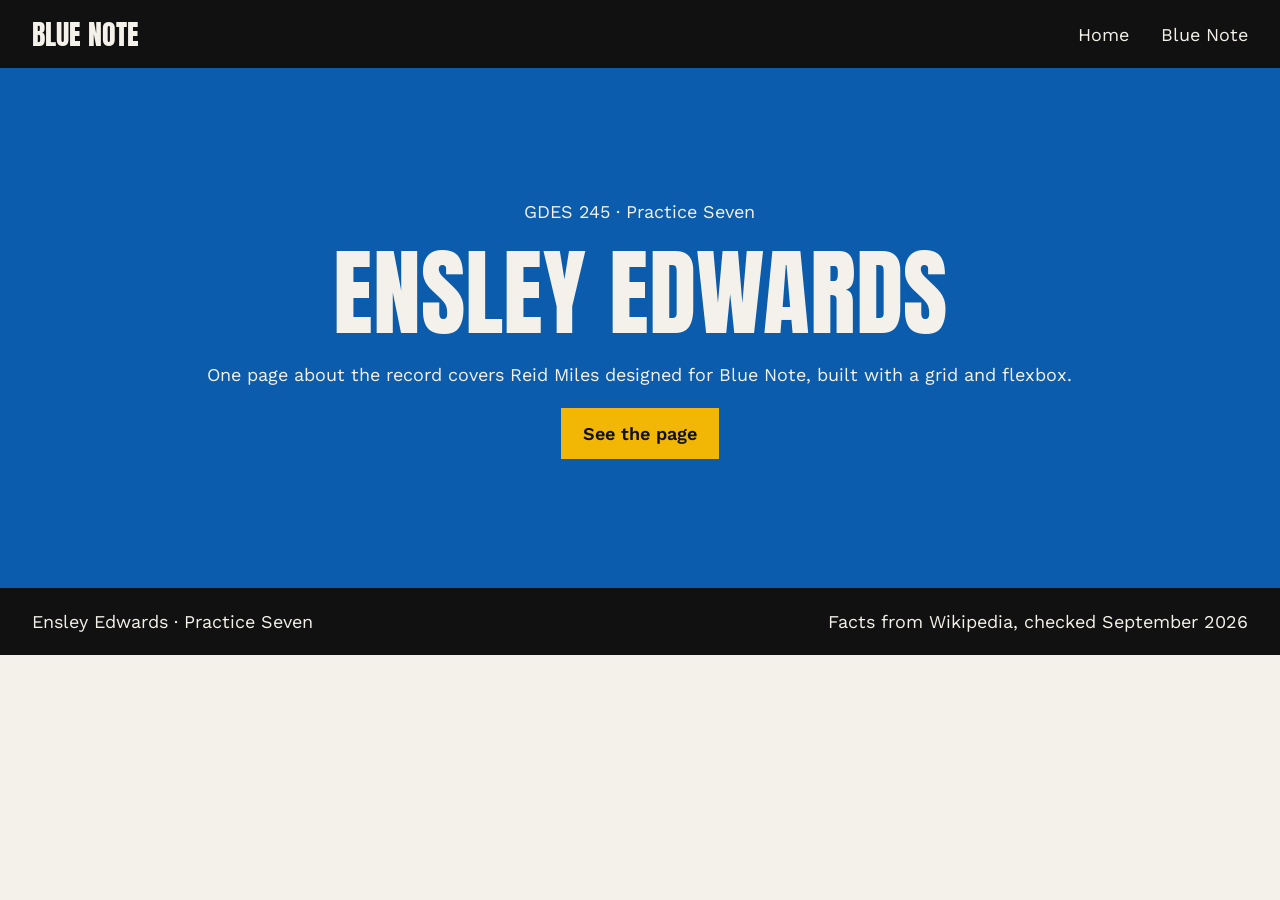
<file: index.html>
<!DOCTYPE html>
<html lang="en">
<head>
  <meta charset="UTF-8">
  <meta name="viewport" content="width=device-width, initial-scale=1.0">
  <title>Ensley Edwards, Web 1</title>

  <link rel="preconnect" href="https://fonts.googleapis.com">
  <link rel="preconnect" href="https://fonts.gstatic.com" crossorigin>
  <link href="https://fonts.googleapis.com/css2?family=Anton&family=Work+Sans:wght@400;600&display=swap" rel="stylesheet">

  <link rel="stylesheet" href="css/styles.css">
</head>
<body>

<header class="site-header">
  <a class="logo" href="index.html">Blue Note</a>
  <nav>
    <ul>
      <li><a href="index.html">Home</a></li>
      <li><a href="pages/blue-note.html">Blue Note</a></li>
    </ul>
  </nav>
</header>

<section class="hero">
  <p>GDES 245 &middot; Practice Seven</p>
  <h1>Ensley Edwards</h1>
  <p>One page about the record covers Reid Miles
     designed for Blue Note, built with a grid and flexbox.</p>
  <a class="button" href="pages/blue-note.html">See the page</a>
</section>

<footer class="site-footer" id="sources">
  <p>Ensley Edwards &middot; Practice Seven</p>
  <p>Facts from Wikipedia, checked September 2026</p>
</footer>

</body>
</html>
</file>
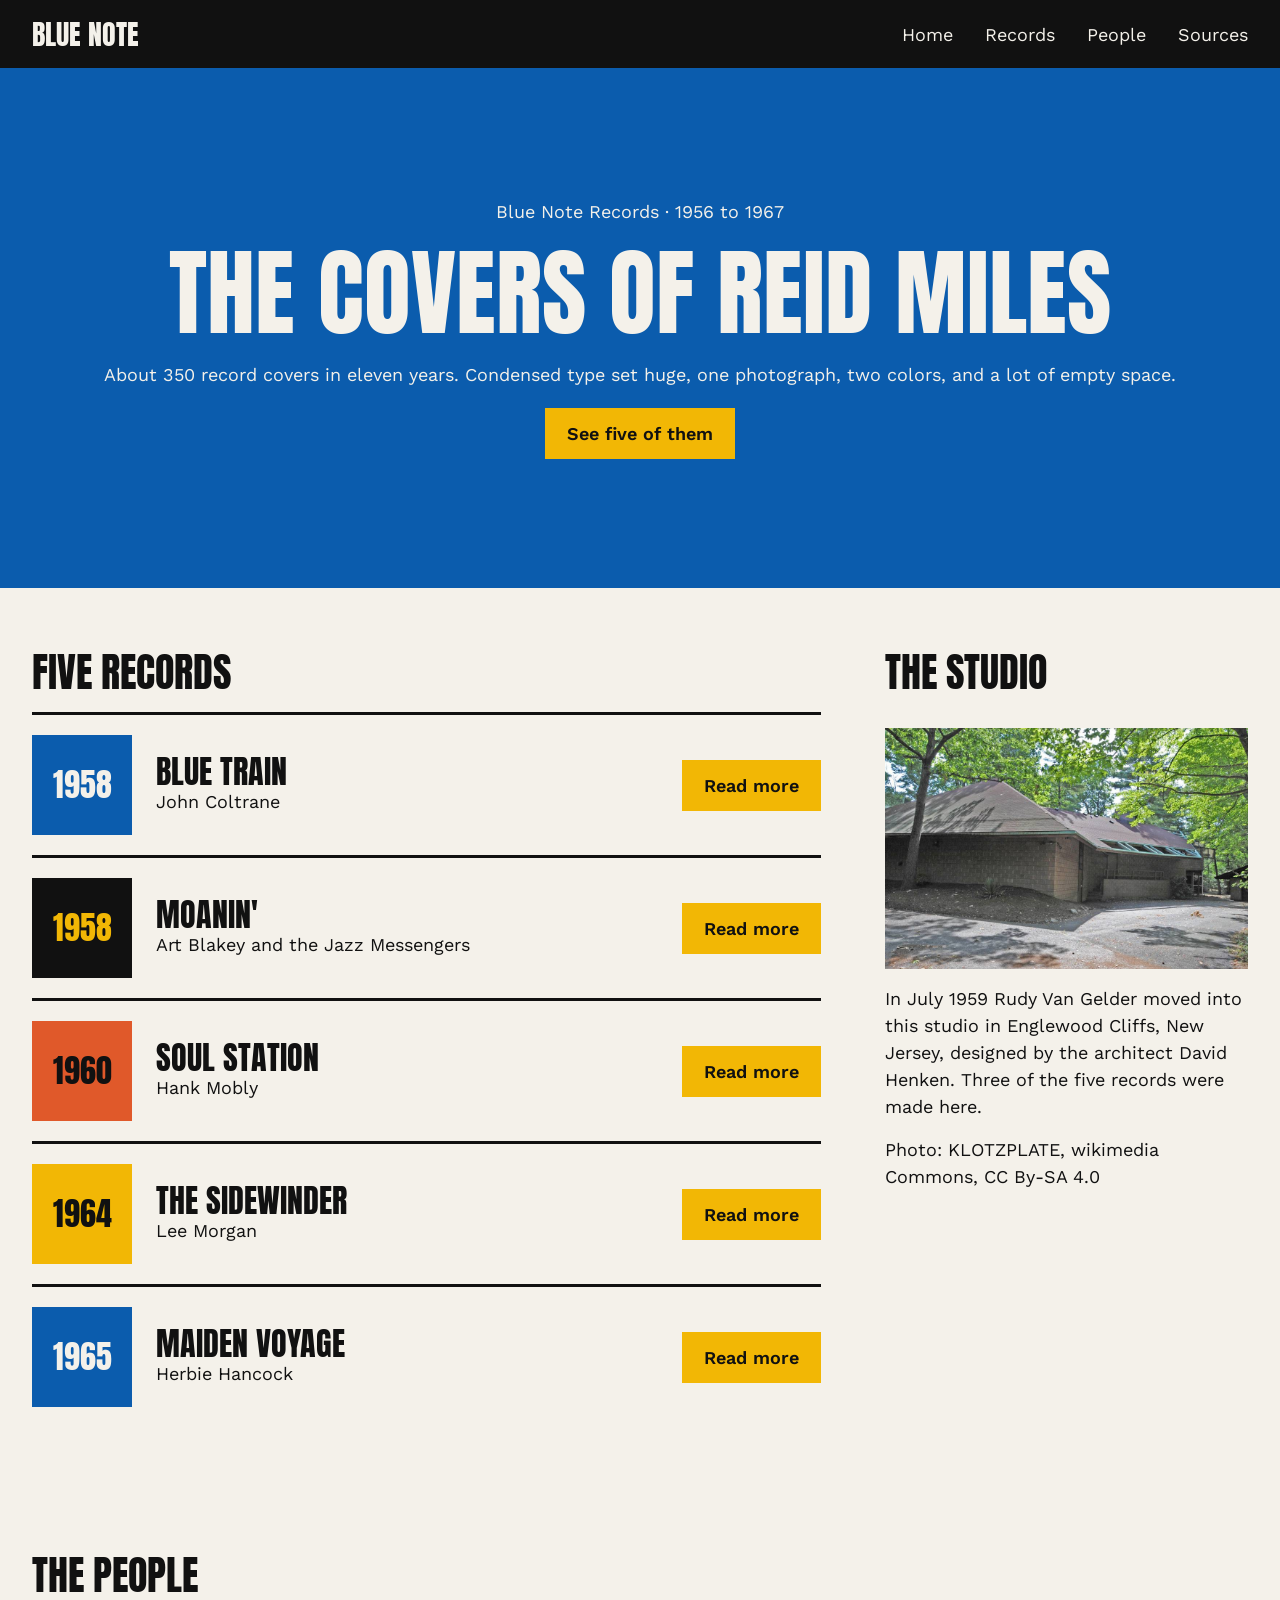
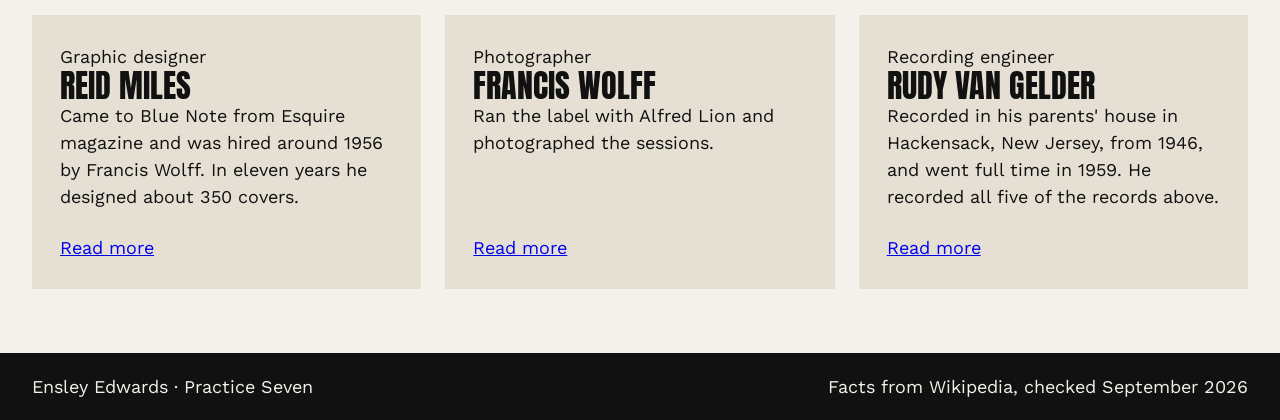
<file: pages/blue-note.html>
<!DOCTYPE html>
<html lang="en">
<head>
    <meta charset="UTF-8">
    <meta name="viewport" content="width=device-width, initial-scale=1.0">
    <title>Blue Note, the covers of Reid Miles</title>

    <link rel="preconnect" href="https://fonts.googleapis.com">
    <link rel="preconnect" href="https://fonts.gstatic.com" crossorigin>
    <link href="https://fonts.googleapis.com/css2?family=Anton&family=Work+Sans:wght@400;600&display=swap" rel="stylesheet">

    <link rel="stylesheet" href="../css/styles.css">
</head>
<body>
    
<header class="site-header">
  <a class="logo" href="../index.html">Blue Note</a>
  <nav>
      <ul>
        <li><a href="../index.html">Home</a></li>
        <li><a href="#records">Records</a></li>
        <li><a href="#people">People</a></li>
        <li><a href="#sources">Sources</a></li>
      </ul>
  </nav>
</header> 

<section class="hero">
    <p>Blue Note Records &middot; 1956 to 1967</p>
    <h1>The covers of Reid Miles</h1>
    <p>About 350 record covers in eleven years.
        Condensed type set huge, one photograph, two colors,
        and a lot of empty space.</p>
    <a class="button" href="#records">See five of them</a>     
</section>

<section class="records" id="records">
    <h2>Five records</h2>

    <article class="album">
        <div class="swatch blue">1958</div>
        <div class="info">
            <h3>Blue Train</h3>
            <p>John Coltrane</p>
        </div>
        <a class="button" href="https://en.wikipedia.org/wiki/Blue_Train_(album)">Read more</a>
    </article>

    <article class="album">
    <div class="swatch ink">1958</div>
    <div class="info">
        <h3>Moanin'</h3>
        <p>Art Blakey and the Jazz Messengers</p>
    </div>
    <a class="button" href="https://en.wikipedia.org/wiki/Moanin%27">Read more</a>
    </article>

    <article class="album">
        <div class="swatch orange">1960</div>
        <div class="info">
            <h3>Soul Station</h3>
            <p>Hank Mobly</p>
        </div>
        <a class="button" href="https://en.wikipedia.org/wiki/Soul_Station">Read more</a>
    </article>

    <article class="album">
        <div class="swatch yellow">1964</div>
        <div class="info">
          <h3>The Sidewinder</h3>
          <p>Lee Morgan</p>
        </div>
        <a class="button" href="https://en.wikipedia.org/wiki/The_Sidewinder">Read more</a>
    </article>

  <article class="album">
        <div class="swatch blue">1965</div>
        <div class="info">
           <h3>Maiden Voyage</h3>
          <p>Herbie Hancock</p>
        </div>
    <a class="button" href="https://en.wikipedia.org/wiki/Maiden_Voyage_(Herbie_Hancock_album)">Read more</a>
  </article>
</section>

<aside class="studio">
    <h2>The studio</h2>
    <img src="../images/van-gelder-studio.jpg" width="1000" height="664"
    alt="The low brick Van Gelder Studio under tall trees in Englewood Cliffs, New Jersey">
    <p>In July 1959 Rudy Van Gelder moved into this studio in 
        Englewood Cliffs, New Jersey, designed by the architect
        David Henken. Three of the five records were made here.</p>
    <p>Photo: KLOTZPLATE, wikimedia Commons, CC By-SA 4.0</p>
</aside>

<section class="people" id="people">
    <h2>The people</h2>
    <div class="cards">
        <article class="person">
            <div>
                <p>Graphic designer</p>
                <h3>Reid Miles</h3>
                <p>Came to Blue Note from Esquire magazine and was hired
                    around 1956 by Francis Wolff. In eleven years he 
                    designed about 350 covers.</p>
            </div>
            <a href="https://en.wikipedia.org/wiki/Reid_Miles">Read more</a>
        </article>

        <article class="person">
            <div>
                <p>Photographer</p>
                <h3>Francis Wolff</h3>
                <p>Ran the label with Alfred Lion and photographed
                    the sessions.</p>
            </div>
            <a href="https://en.wikipedia.org/wiki/Francis_Wolff">Read more</a>
        </article>

        <article class="person">
            <div>
                <p>Recording engineer</p>
                <h3>Rudy Van Gelder</h3>
                <p>Recorded in his parents' house in Hackensack, New Jersey,
                    from 1946, and went full time in 1959. He recorded
                    all five of the records above.</p>
            </div>
            <a href="https://en.wikipedia.org/wiki/Rudy_Van_Gelder">Read more</a>
        </article>
    </div>
</section>

<footer class="site-footer" id="sources">
    <p>Ensley Edwards &middot; Practice Seven</p>
    <p>Facts from Wikipedia, checked September 2026</p>
</footer>

</body>
</html>
</file>
<file: css/styles.css>
* {
    box-sizing: border-box;
    margin: 0;
    padding: 0;
}

body {
    display: grid;
    grid-template-columns: 2fr 1fr;
    background: #f4f1ea;
    color: #111111;
    font-family: 'Work Sans', sans-serif;
    font-size: 18px;
    line-height: 1.5;
}

h1, h2, h3, .logo, .swatch {
    font-family: 'Anton', sans-serif;
    font-weight: 400;
    text-transform: uppercase;
    line-height: 1;
}

.site-header, .site-footer {
    display: flex;
    justify-content: space-between;
    align-items: center;
    padding: 20px 32px;
    background: #111111;
    color: #f4f1ea;
}

.site-header a {
    color: #f4f1ea;
    text-decoration: none;
}

.logo {
    font-size: 28px;
}

nav ul {
    display: flex;
    gap: 32px;
    list-style: none;
}

.hero {
    display: flex;
    flex-direction: column;
    justify-content: center;
    align-items: center;
    gap: 20px;
    min-height: 520px;
    padding: 48px 32px;
    background: #0B5CAD;
    color: #f4f1ea;
    text-align: center;
}

.hero h1 {
    font-size: 96px;
}

.button {
    padding: 12px 22px;
    background: #f2B705;
    color: #111111;
    font-weight: 600;
    text-decoration: none;
}

.site-header, .hero, .people, .site-footer {
    grid-column: span 2
}

.records, .studio, .people {
    padding: 64px 32px;
}

h2 {
    font-size: 40px;
    margin-bottom: 20px;
}

h3 {
    font-size: 32px;
}

.album {
    display: flex;
    align-items: center;
    gap: 24px;
    padding: 20px 0;
    border-top: 3px solid #111111;
}

.swatch {
    display: flex;
    justify-content: center;
    align-items: center;
    flex: 0 0 100px;
    height: 100px;
    font-size: 32px;
}

.blue {background: #0B5CAD; color: #f4f1ea;}
.ink {background: #111111; color: #f2B705;}
.orange {background: #e0592a;}
.yellow {background: #f2B705;}

.info {
    flex: 1;
}

.studio {
    display: flex;
    flex-direction: column;
    gap: 16px;
}

.studio img {
    width: 100%;
    height: auto;
}

.cards {
    display: flex;
    gap: 24px;
}

.person {
    flex: 1;
    display: flex;
    flex-direction: column;
    justify-content: space-between;
    gap: 24px;
    padding: 28px;
    background: #e6e0d4;
}
</file>
